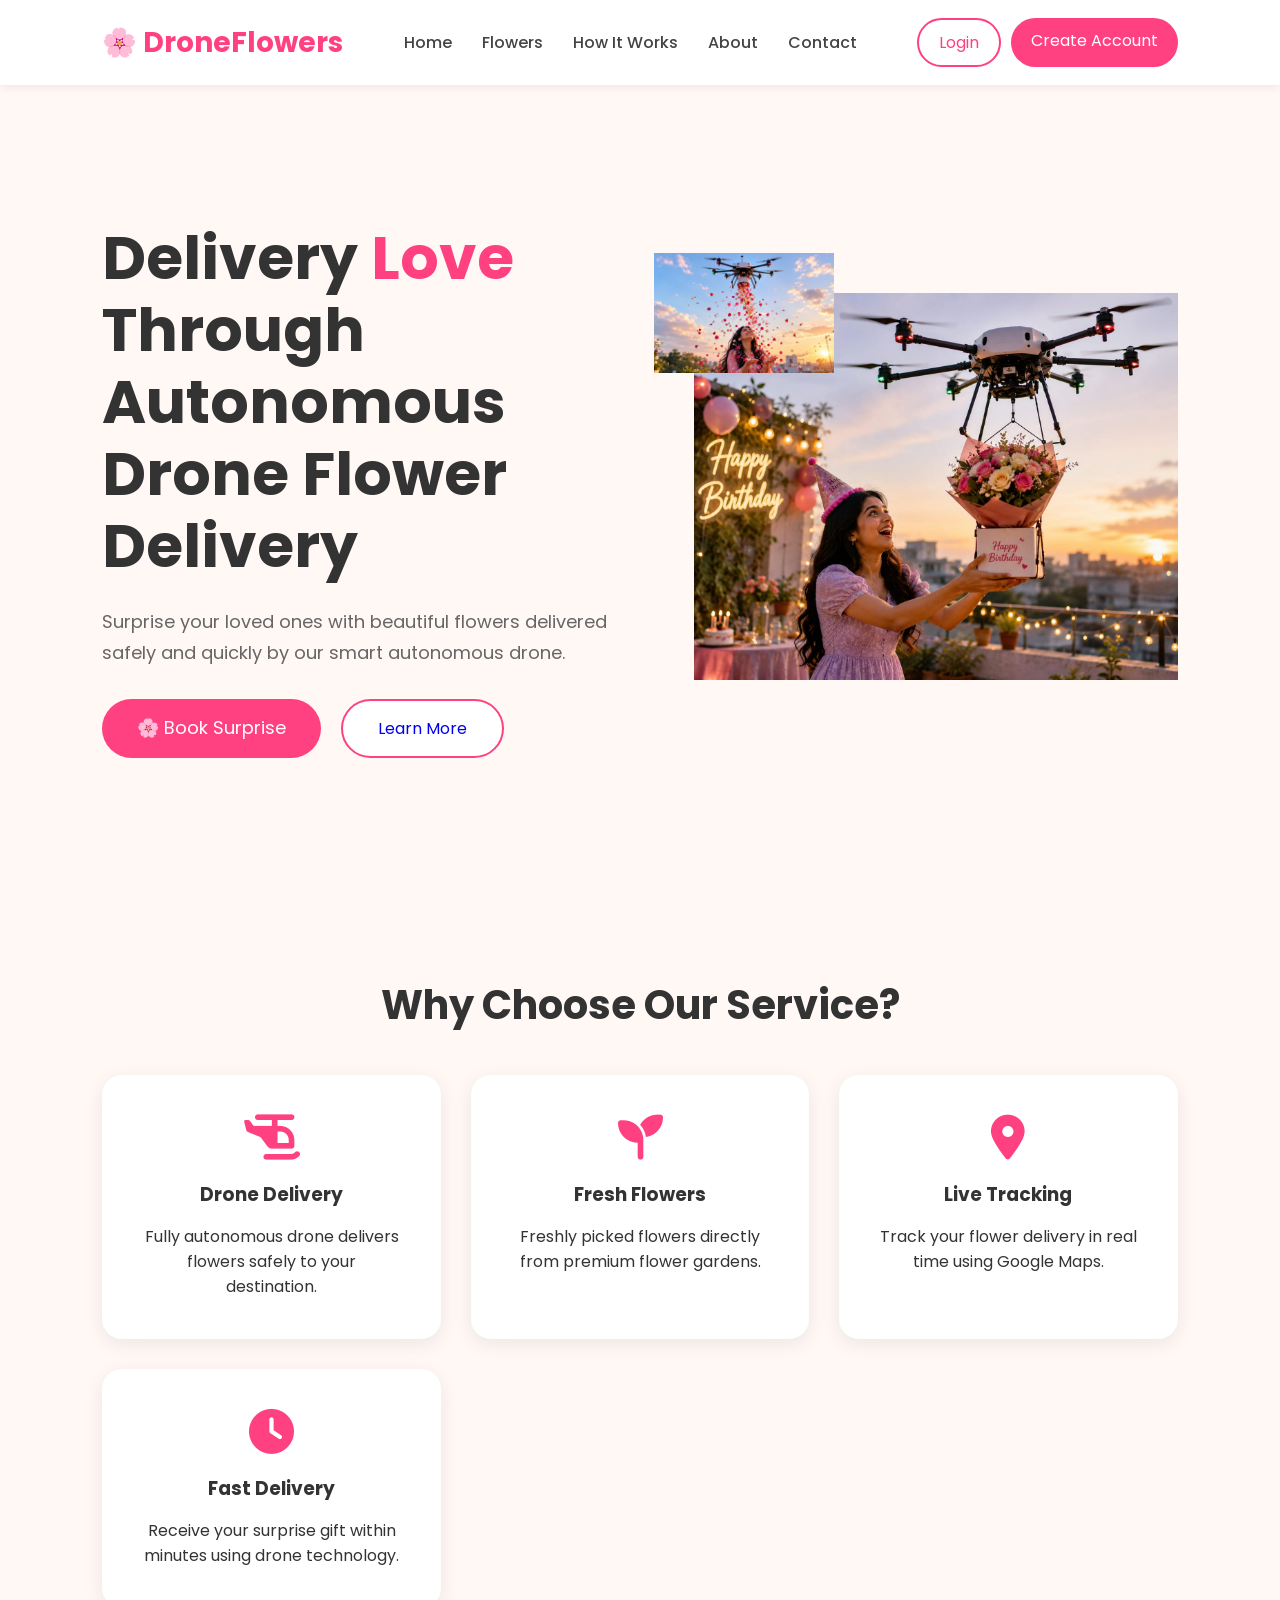
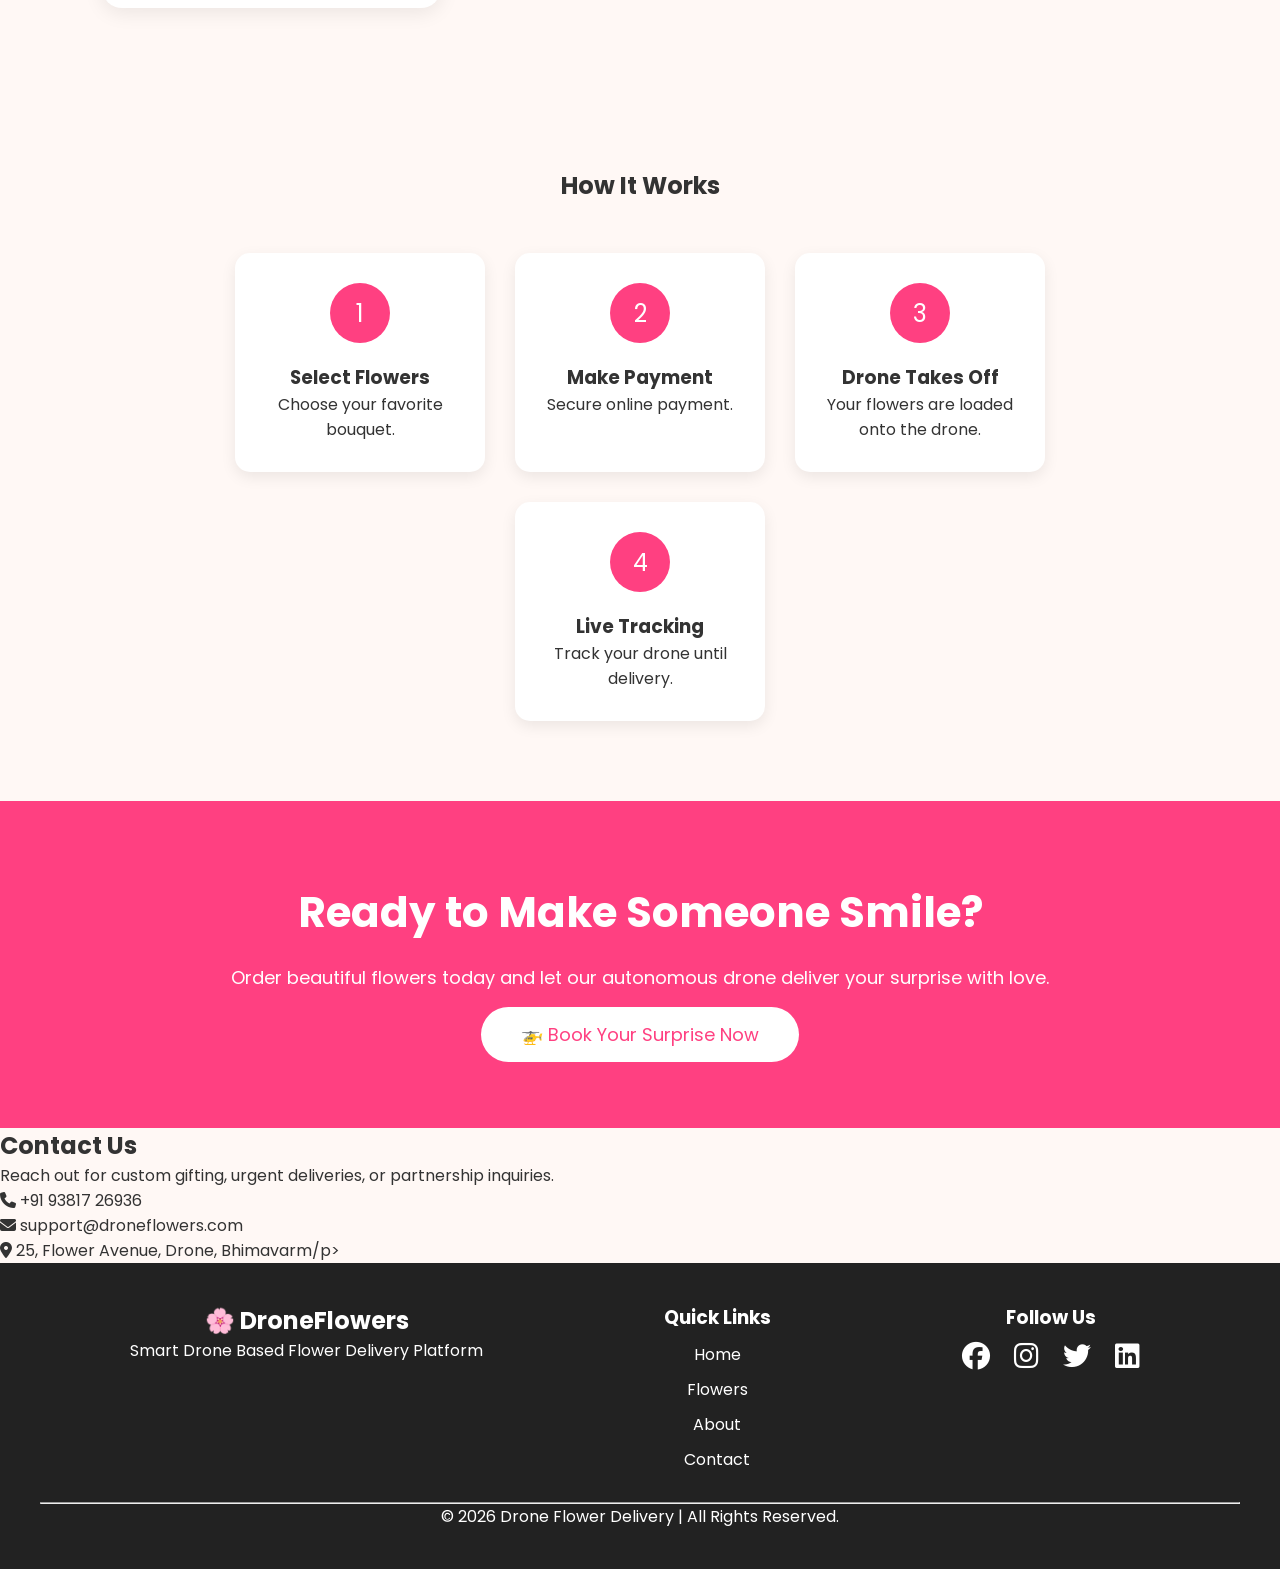
<file: index.html>
<!DOCTYPE html>
<html lang="en">
<head>
    <meta charset="UTF-8">
    <meta name="viewport" content="width=device-width, initial-scale=1.0">
    <title>Drone Flower Delivery</title>

    <!-- Google Font -->
    <link href="https://fonts.googleapis.com/css2?family=Poppins:wght@300;400;600;700&display=swap" rel="stylesheet">

    <!-- Font Awesome Icons -->
    <link rel="stylesheet" href="https://cdnjs.cloudflare.com/ajax/libs/font-awesome/6.5.1/css/all.min.css">

    <!-- CSS File -->
    <link rel="stylesheet" href="style.css">
</head>

<body>

    <!-- ================= NAVBAR ================= -->

    <header id="top">

        <nav class="navbar">

            <div class="logo">
                🌸 <span>DroneFlowers</span>
            </div>

            <ul class="nav-links">
                <li><a href="#top">Home</a></li>
                <li><a href="flowershop.html">Flowers</a></li>
                <li><a href="#how-it-works">How It Works</a></li>
                <li><a href="#about">About</a></li>
                <li><a href="#contact">Contact</a></li>
            </ul>

            <div class="nav-buttons">
                <a href="login.html" class="login-btn">Login</a>
                <a href="register.html" class="signup-btn">Create Account</a>
            </div>

        </nav>

    </header>

    <!-- ================= HERO SECTION ================= -->

    <section class="hero">

        <div class="hero-text">

            <h1>
                Delivery <span>Love</span><br>
                Through Autonomous<br>
                Drone Flower Delivery
            </h1>

            <p>
                Surprise your loved ones with beautiful flowers delivered
                safely and quickly by our smart autonomous drone.
            </p>

            <div class="hero-buttons">

                <a href="flowershop.html" class="primary-btn">
                    🌸 Book Surprise
                </a>

                <a href="#about" class="secondary-btn">
                    Learn More
                </a>

            </div>

        </div>

        <div class="hero-image">

            <img src="images/drone.png" alt="Drone" class="drone">

            <img src="images/flowers.jpeg" alt="Flowers" class="flowers">

        </div>

    </section>

    <!-- ================= FEATURES ================= -->

    <section class="features" id="about">

        <h2>Why Choose Our Service?</h2>

        <div class="feature-container">

            <div class="feature-card">

                <i class="fas fa-helicopter"></i>

                <h3>Drone Delivery</h3>

                <p>
                    Fully autonomous drone delivers flowers safely to your destination.
                </p>

            </div>

            <div class="feature-card">

                <i class="fas fa-seedling"></i>

                <h3>Fresh Flowers</h3>

                <p>
                    Freshly picked flowers directly from premium flower gardens.
                </p>

            </div>

            <div class="feature-card">

                <i class="fas fa-location-dot"></i>

                <h3>Live Tracking</h3>

                <p>
                    Track your flower delivery in real time using Google Maps.
                </p>

            </div>

            <div class="feature-card">

                <i class="fas fa-clock"></i>

                <h3>Fast Delivery</h3>

                <p>
                    Receive your surprise gift within minutes using drone technology.
                </p>

            </div>

        </div>

    </section>

    <!-- ================= HOW IT WORKS ================= -->

    <section class="how-it-works" id="how-it-works">

        <h2>How It Works</h2>

        <div class="steps">

            <div class="step">

                <div class="number">1</div>

                <h3>Select Flowers</h3>

                <p>Choose your favorite bouquet.</p>

            </div>

            <div class="step">

                <div class="number">2</div>

                <h3>Make Payment</h3>

                <p>Secure online payment.</p>

            </div>

            <div class="step">

                <div class="number">3</div>

                <h3>Drone Takes Off</h3>

                <p>Your flowers are loaded onto the drone.</p>

            </div>

            <div class="step">

                <div class="number">4</div>

                <h3>Live Tracking</h3>

                <p>Track your drone until delivery.</p>

            </div>

        </div>

    </section>

    <!-- ================= CALL TO ACTION ================= -->

    <section class="cta">

        <h2>Ready to Make Someone Smile?</h2>

        <p>
            Order beautiful flowers today and let our autonomous drone
            deliver your surprise with love.
        </p>

        <a href="flowershop.html" class="cta-button">
    🚁 Book Your Surprise Now
</a>

    </section>

    <section class="contact-section" id="contact">

        <h2>Contact Us</h2>

        <p>Reach out for custom gifting, urgent deliveries, or partnership inquiries.</p>

        <div class="contact-details">
            <p><i class="fas fa-phone"></i> +91 93817 26936</p>
            <p><i class="fas fa-envelope"></i> support@droneflowers.com</p>
            <p><i class="fas fa-map-marker-alt"></i> 25, Flower Avenue, Drone, Bhimavarm/p>
        </div>

    </section>

    <!-- ================= FOOTER ================= -->

    <footer>

        <div class="footer-content">

            <div class="footer-logo">

                <h2>🌸 DroneFlowers</h2>

                <p>
                    Smart Drone Based Flower Delivery Platform
                </p>

            </div>

            <div class="footer-links">

                <h3>Quick Links</h3>

                <a href="#top">Home</a>
                <a href="flowershop.html">Flowers</a>
                <a href="#about">About</a>
                <a href="#contact">Contact</a>

            </div>

            <div class="footer-social">

                <h3>Follow Us</h3>

                <i class="fab fa-facebook"></i>

                <i class="fab fa-instagram"></i>

                <i class="fab fa-twitter"></i>

                <i class="fab fa-linkedin"></i>

            </div>

        </div>

        <hr>

        <p class="copyright">
            © 2026 Drone Flower Delivery | All Rights Reserved.
        </p>

    </footer>
    <script src="script.js"></script>
</body>
</html>
</file>
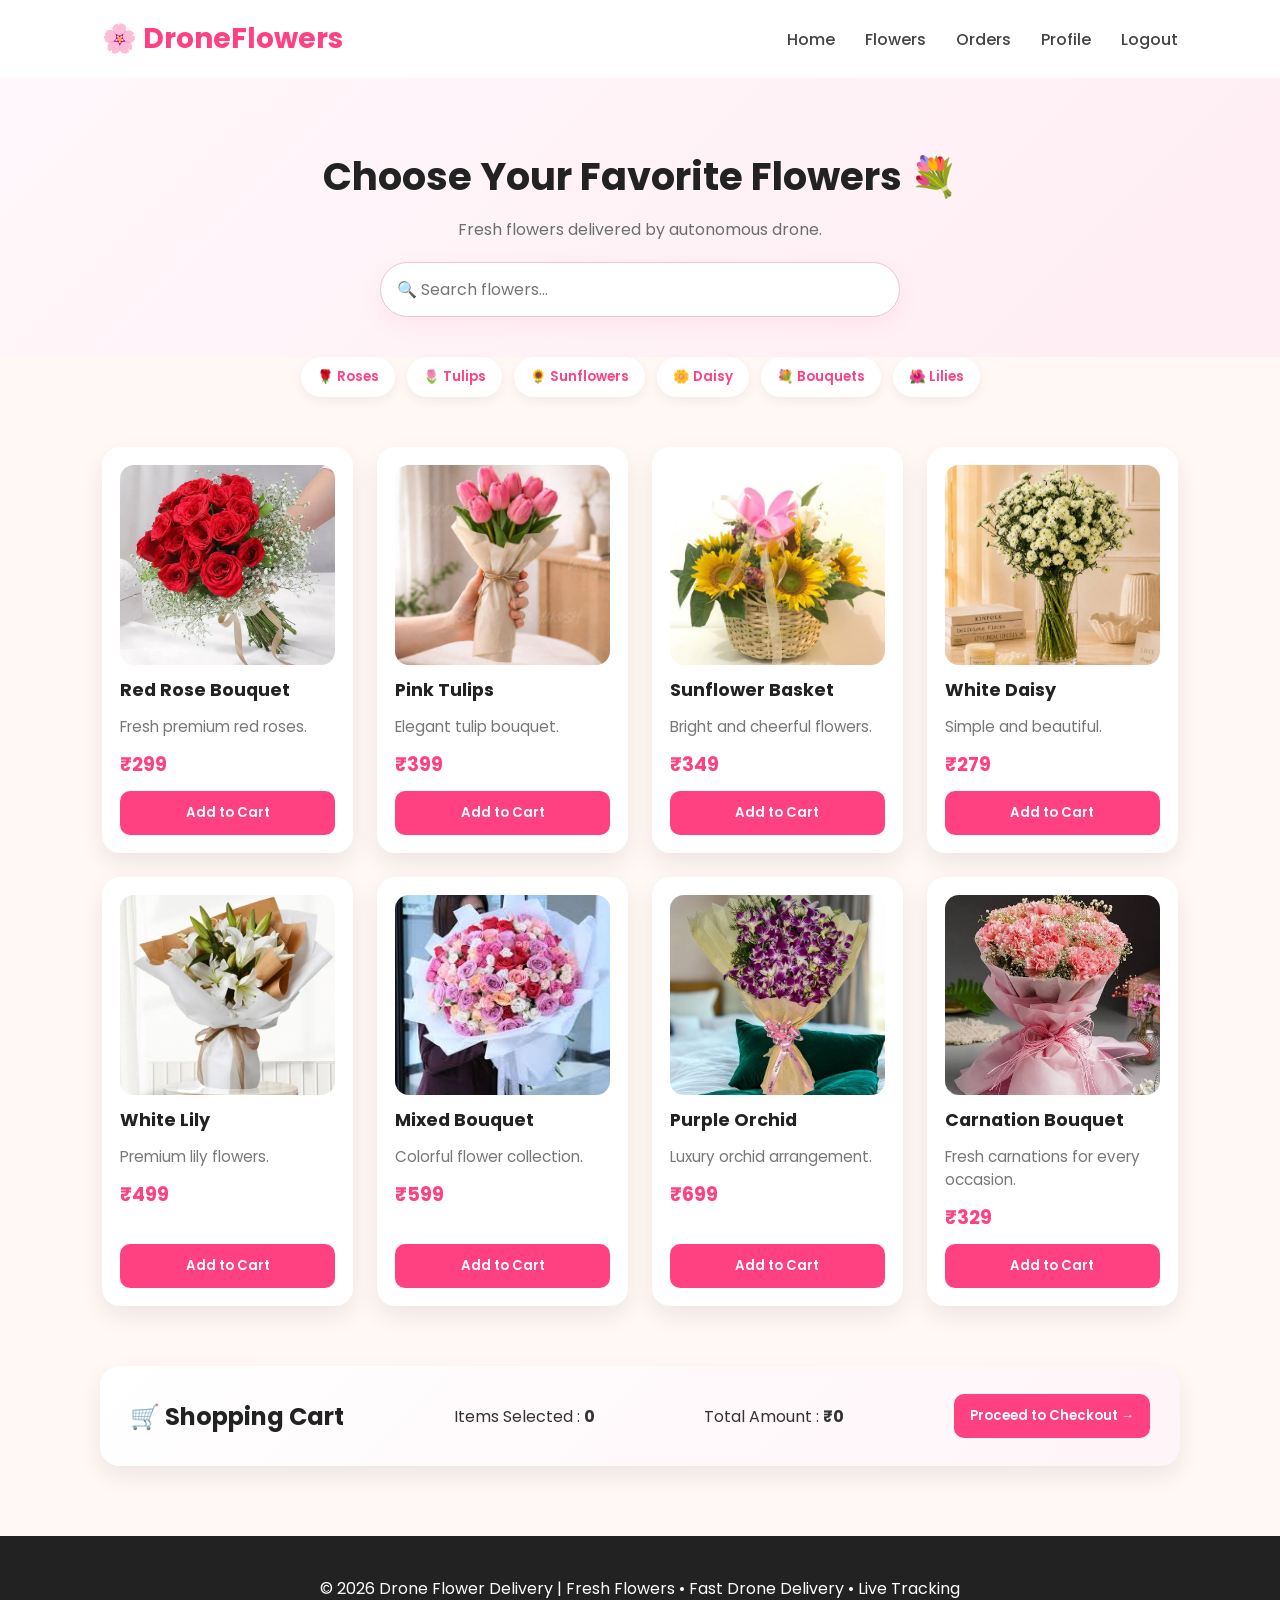
<file: flowershop.html>
<!DOCTYPE html>
<html lang="en">
<head>
    <meta charset="UTF-8">
    <meta name="viewport" content="width=device-width, initial-scale=1.0">
    <title>FlowerShop - Drone Flower Delivery</title>

    <!-- Google Fonts -->
    <link href="https://fonts.googleapis.com/css2?family=Poppins:wght@300;400;500;600;700&display=swap" rel="stylesheet">

    <!-- Font Awesome -->
    <link rel="stylesheet" href="https://cdnjs.cloudflare.com/ajax/libs/font-awesome/6.5.1/css/all.min.css">

    <!-- CSS -->
    <link rel="stylesheet" href="style.css">
</head>
<body>

    <!-- ================= HEADER ================= -->

    <header>

        <nav class="navbar">

            <div class="logo">
                🌸 DroneFlowers
            </div>

            <ul class="nav-links">
                <li><a href="#">Home</a></li>
                <li><a href="#">Flowers</a></li>
                <li><a href="#">Orders</a></li>
                <li><a href="#">Profile</a></li>
                <li><a href="#">Logout</a></li>
            </ul>

        </nav>

    </header>

    <!-- ================= SEARCH ================= -->

    <section class="search-section">

        <h1>Choose Your Favorite Flowers 💐</h1>

        <p>Fresh flowers delivered by autonomous drone.</p>

        <input
            type="text"
            placeholder="🔍 Search flowers...">

    </section>

    <!-- ================= CATEGORIES ================= -->

    <section class="categories">

        <button>🌹 Roses</button>

        <button>🌷 Tulips</button>

        <button>🌻 Sunflowers</button>

        <button>🌼 Daisy</button>

        <button>💐 Bouquets</button>

        <button>🌺 Lilies</button>

    </section>

    <!-- ================= FLOWER PRODUCTS ================= -->

    <section class="products">

        <!-- Card 1 -->

        <div class="product-card">

            <img src="images/red rose.webp" alt="Red Rose">

            <h3>Red Rose Bouquet</h3>

            <p>Fresh premium red roses.</p>

            <h4>₹299</h4>

            <button>Add to Cart</button>

        </div>

        <!-- Card 2 -->

        <div class="product-card">

            <img src="images/pink tulips.webp" alt="Tulip">

            <h3>Pink Tulips</h3>

            <p>Elegant tulip bouquet.</p>

            <h4>₹399</h4>

            <button>Add to Cart</button>

        </div>

        <!-- Card 3 -->

        <div class="product-card">

            <img src="images/sunflower.avif" alt="Sunflower">

            <h3>Sunflower Basket</h3>

            <p>Bright and cheerful flowers.</p>

            <h4>₹349</h4>

            <button>Add to Cart</button>

        </div>

        <!-- Card 4 -->

        <div class="product-card">

            <img src="images/white Daisy.jpg" alt="Daisy">

            <h3>White Daisy</h3>

            <p>Simple and beautiful.</p>

            <h4>₹279</h4>

            <button>Add to Cart</button>

        </div>

        <!-- Card 5 -->

        <div class="product-card">

            <img src="images/white lilly.jpg" alt="Lily">

            <h3>White Lily</h3>

            <p>Premium lily flowers.</p>

            <h4>₹499</h4>

            <button>Add to Cart</button>

        </div>

        <!-- Card 6 -->

        <div class="product-card">

            <img src="images/mixed.jpg" alt="Bouquet">

            <h3>Mixed Bouquet</h3>

            <p>Colorful flower collection.</p>

            <h4>₹599</h4>

            <button>Add to Cart</button>

        </div>

        <!-- Card 7 -->

        <div class="product-card">

            <img src="images/purple orchid.jpg" alt="Orchid">

            <h3>Purple Orchid</h3>

            <p>Luxury orchid arrangement.</p>

            <h4>₹699</h4>

            <button>Add to Cart</button>

        </div>

        <!-- Card 8 -->

        <div class="product-card">

            <img src="images/carnation.jpg" alt="Carnation">

            <h3>Carnation Bouquet</h3>

            <p>Fresh carnations for every occasion.</p>

            <h4>₹329</h4>

            <button>Add to Cart</button>

        </div>

    </section>

    <!-- ================= CART SUMMARY ================= -->

    <section class="cart-summary">

    <h2>🛒 Shopping Cart</h2>

    <p>
        Items Selected :
        <strong id="itemCount">0</strong>
    </p>

    <p>
        Total Amount :
        <strong id="totalPrice">₹0</strong>
    </p>

    <button id="checkoutBtn">
        Proceed to Checkout →
    </button>

</section>

    <!-- ================= FOOTER ================= -->

    <footer>

        <p>
            © 2026 Drone Flower Delivery | Fresh Flowers • Fast Drone Delivery • Live Tracking
        </p>

    </footer>
    <script src="script.js"></script>
</body>
</html>
</file>
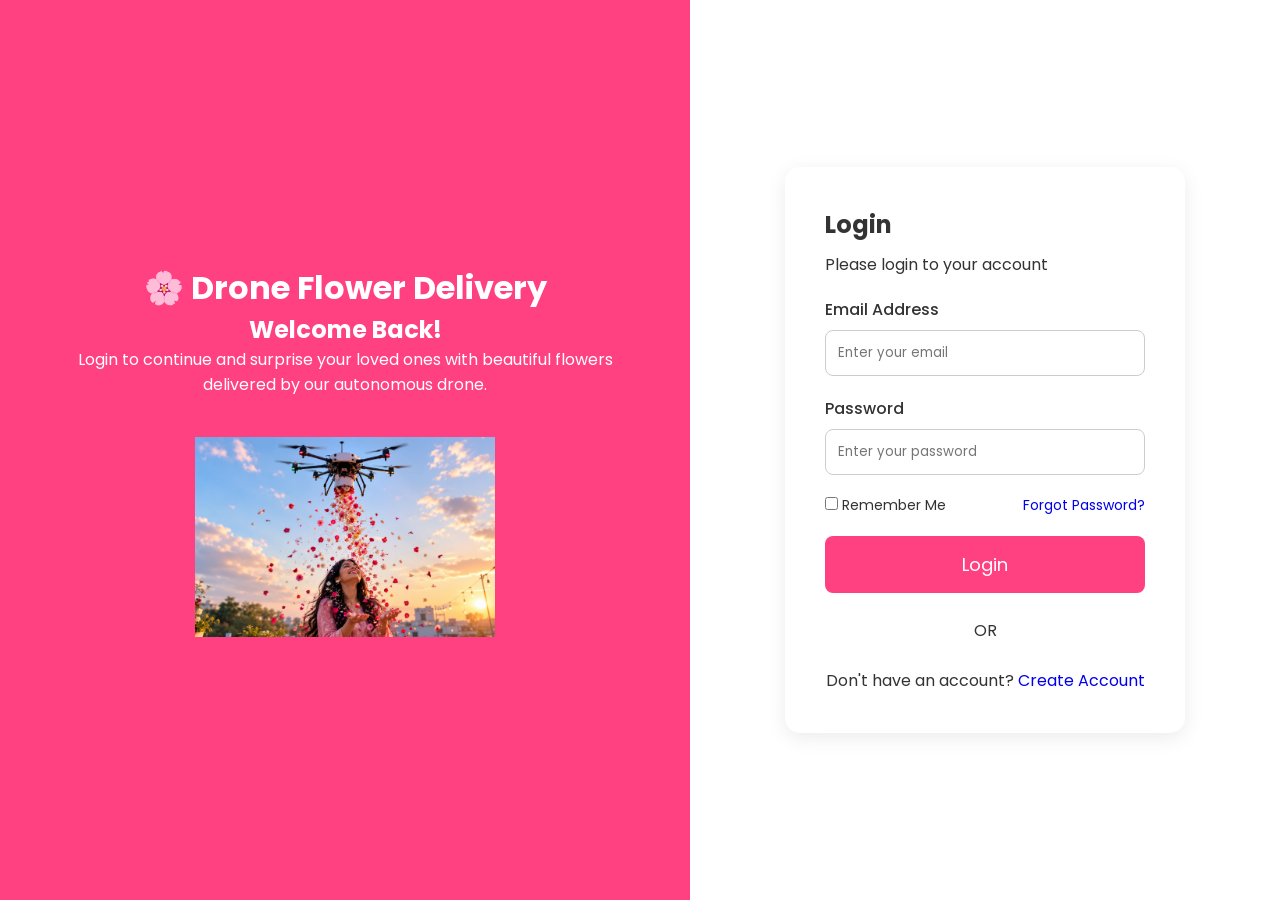
<file: login.html>
<!DOCTYPE html>
<html lang="en">
<head>
    <meta charset="UTF-8">
    <meta name="viewport" content="width=device-width, initial-scale=1.0">
    <title>Login - Drone Flower Delivery</title>

    <!-- Google Font -->
    <link href="https://fonts.googleapis.com/css2?family=Poppins:wght@300;400;500;600;700&display=swap" rel="stylesheet">

    <!-- CSS File -->
    <link rel="stylesheet" href="style.css">
</head>
<body>

    <div class="login-container">

        <!-- Left Side -->
        <div class="login-left">

            <h1>🌸 Drone Flower Delivery</h1>

            <h2>Welcome Back!</h2>

            <p>
                Login to continue and surprise your loved ones with
                beautiful flowers delivered by our autonomous drone.
            </p>

            <img src="images/drone.png" alt="Drone Delivery">

        </div>

        <!-- Right Side -->
        <div class="login-right">

            <form class="login-form">

                <h2>Login</h2>

                <p>Please login to your account</p>

                <!-- Email -->
                <div class="input-group">
                    <label>Email Address</label>
                    <input
                        type="email"
                        placeholder="Enter your email"
                        required>
                </div>

                <!-- Password -->
                <div class="input-group">
                    <label>Password</label>
                    <input
                        type="password"
                        placeholder="Enter your password"
                        required>
                </div>

                <!-- Remember Me -->
                <div class="options">

                    <label>
                        <input type="checkbox">
                        Remember Me
                    </label>

                    <a href="#">Forgot Password?</a>

                </div>

                <!-- Login Button -->
                <button type="submit">
                    Login
                </button>

                <!-- Divider -->
                <div class="divider">
                    <span>OR</span>
                </div>

            

                <!-- Sign Up -->
                <p class="signup-link">
                    Don't have an account?
                    <a href="register.html">Create Account</a>
                </p>

            </form>

        </div>

    </div>
    <script src="script.js"></script>
</body>
</html>
</file>
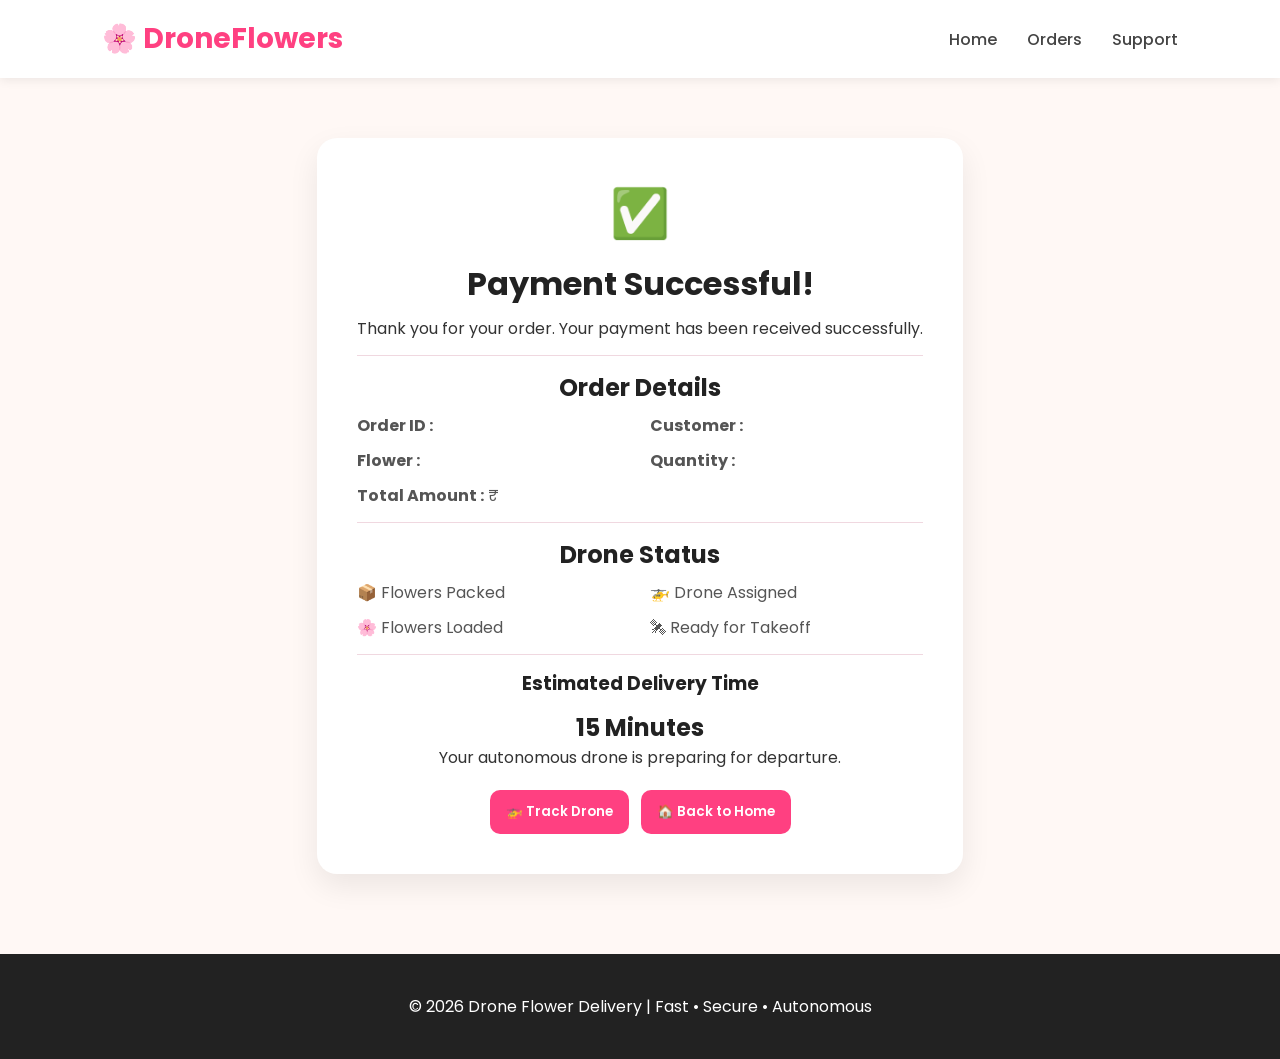
<file: order.html>
<!DOCTYPE html>
<html lang="en">
<head>
    <meta charset="UTF-8">
    <meta name="viewport" content="width=device-width, initial-scale=1.0">
    <title>Order Confirmation | Drone Flower Delivery</title>

    <!-- Google Font -->
    <link href="https://fonts.googleapis.com/css2?family=Poppins:wght@300;400;500;600;700&display=swap" rel="stylesheet">

    <!-- Font Awesome -->
    <link rel="stylesheet" href="https://cdnjs.cloudflare.com/ajax/libs/font-awesome/6.5.1/css/all.min.css">

    <!-- CSS -->
    <link rel="stylesheet" href="style.css">
</head>
<body>

    <!-- ================= HEADER ================= -->

    <header>

        <nav class="navbar">

            <div class="logo">
                🌸 DroneFlowers
            </div>

            <ul class="nav-links">
                <li><a href="#">Home</a></li>
                <li><a href="#">Orders</a></li>
                <li><a href="#">Support</a></li>
            </ul>

        </nav>

    </header>

    <!-- ================= ORDER CONFIRMATION ================= -->

    <section class="confirmation-container">

        <div class="confirmation-card">

            <div class="success-icon">
                ✅
            </div>

            <h1>Payment Successful!</h1>

            <p>
                Thank you for your order. Your payment has been received successfully.
            </p>

            <hr>

            <h2>Order Details</h2>

            <div class="order-info">

                <p><strong>Order ID :</strong> <span id="orderId"></span></p>

                <p><strong>Customer :</strong> <span id="customerName"></span></p>

                <p><strong>Flower :</strong> <span id="flowerName"></span></p>

                <p><strong>Quantity :</strong> <span id="quantity"></span></p>

                <p><strong>Total Amount :</strong> ₹<span id="amount"></span></p>

            </div>

            <hr>

            <h2>Drone Status</h2>

            <div class="drone-status">

                <p>📦 Flowers Packed</p>

                <p>🚁 Drone Assigned</p>

                <p>🌸 Flowers Loaded</p>

                <p>🛰 Ready for Takeoff</p>

            </div>

            <hr>

            <h3>Estimated Delivery Time</h3>

            <h2>15 Minutes</h2>

            <p>
                Your autonomous drone is preparing for departure.
            </p>

            <div class="buttons">

                <button>
                    🚁 Track Drone
                </button>

                <button>
                    🏠 Back to Home
                </button>

            </div>

        </div>

    </section>

    <!-- ================= FOOTER ================= -->

    <footer>

        <p>
            © 2026 Drone Flower Delivery | Fast • Secure • Autonomous
        </p>

    </footer>
    <script src="script.js"></script>
</body>
</html>
</file>
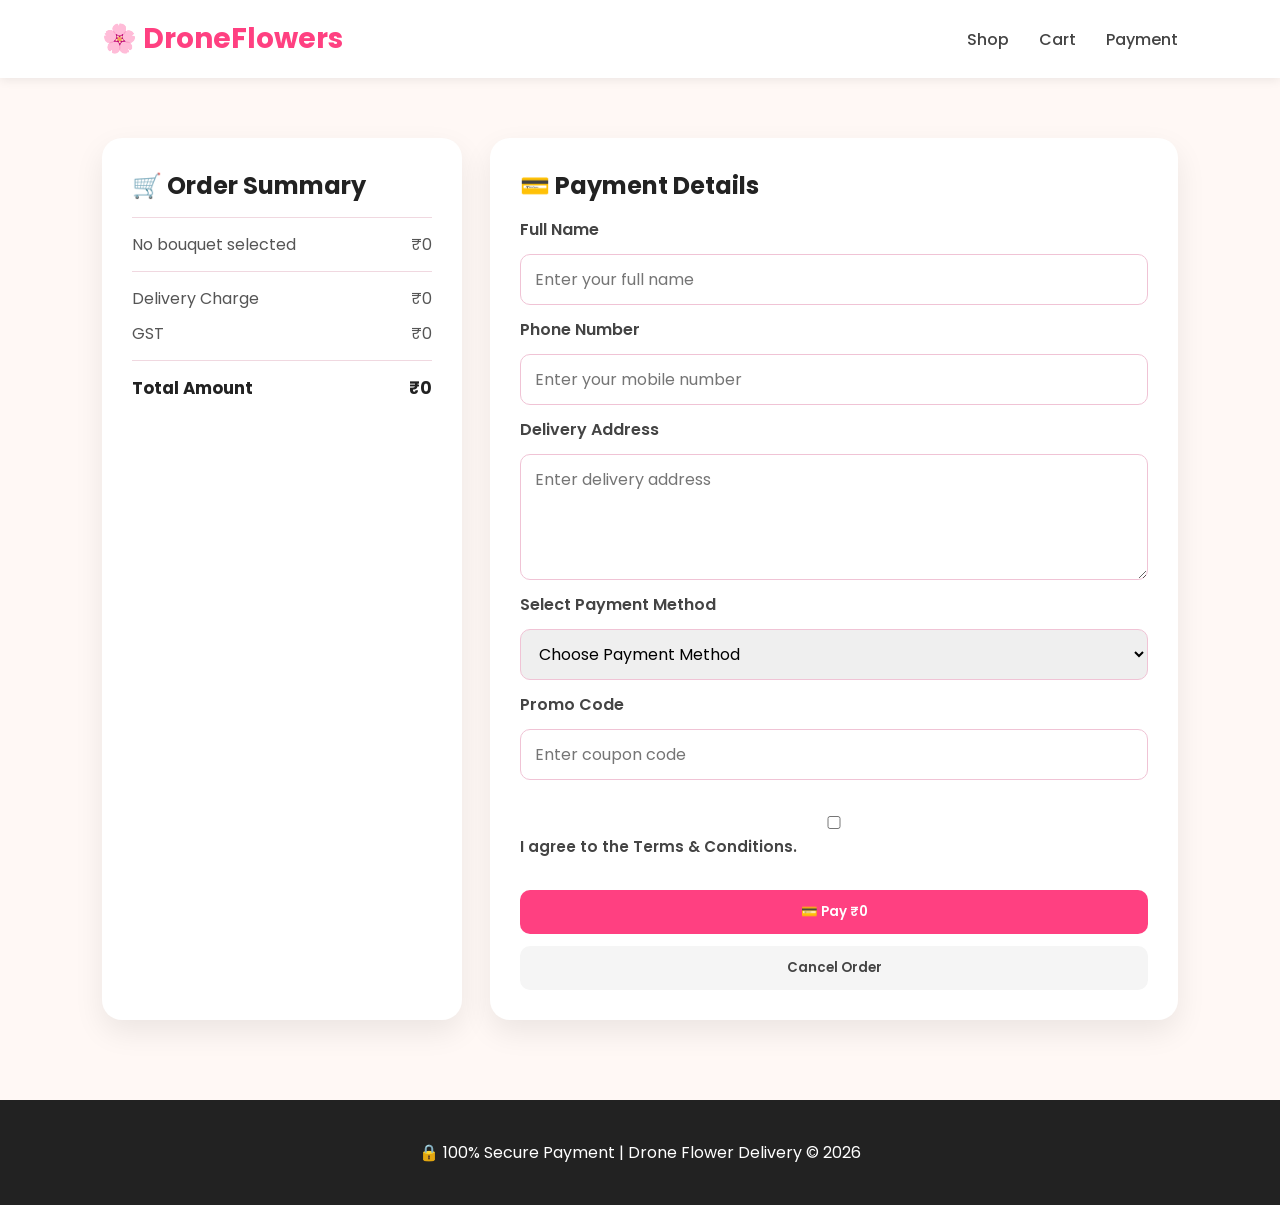
<file: payment.html>
<!DOCTYPE html>
<html lang="en">
<head>
    <meta charset="UTF-8">
    <meta name="viewport" content="width=device-width, initial-scale=1.0">
    <title>Payment - Drone Flower Delivery</title>

    <!-- Google Font -->
    <link href="https://fonts.googleapis.com/css2?family=Poppins:wght@300;400;500;600;700&display=swap" rel="stylesheet">

    <!-- Font Awesome -->
    <link rel="stylesheet" href="https://cdnjs.cloudflare.com/ajax/libs/font-awesome/6.5.1/css/all.min.css">

    <!-- CSS -->
    <link rel="stylesheet" href="style.css">
</head>
<body>

    <!-- ================= HEADER ================= -->

    <header>

        <nav class="navbar">

            <div class="logo">
                🌸 DroneFlowers
            </div>

            <ul class="nav-links">
                <li><a href="#">Shop</a></li>
                <li><a href="#">Cart</a></li>
                <li><a href="#">Payment</a></li>
            </ul>

        </nav>

    </header>

    <!-- ================= PAYMENT SECTION ================= -->

    <section class="payment-container">

        <!-- Order Summary -->

        <div class="order-summary">

            <h2>🛒 Order Summary</h2>

            <hr>

            <div class="order-items"></div>

            <hr>

            <div class="item">
                <span>Delivery Charge</span>
                <span id="deliveryCharge">₹0</span>
            </div>

            <div class="item">
                <span>GST</span>
                <span id="gstAmount">₹0</span>
            </div>

            <hr>

            <div class="total">
                <strong>Total Amount</strong>
                <strong id="totalAmount">₹0</strong>
            </div>

        </div>

        <!-- Payment Form -->

        <div class="payment-form">

            <h2>💳 Payment Details</h2>

            <form>

                <!-- Customer Name -->

                <label>Full Name</label>

                <input
                    type="text"
                    id = "customerName"
                    placeholder="Enter your full name"
                    required>

                <!-- Phone -->

                <label>Phone Number</label>

                <input
                    type="tel"
                    id="customerPhone"
                    placeholder="Enter your mobile number"
                    required>

                <!-- Address -->

                <label>Delivery Address</label>

                <textarea
                    id = "customerAddress"
                    rows="4"
                    placeholder="Enter delivery address"
                    required></textarea>

                <!-- Payment Method -->

                <label>Select Payment Method</label>

                <select id ="paymentMethod" required >

                    <option value="">Choose Payment Method</option>

                    <option>UPI</option>
                    <option>Google Pay</option>
                    <option>PhonePe</option>

                    

                    

                </select>

                
          
                <!-- Promo Code -->

                <label>Promo Code</label>

                <input
                    type="text"
                    placeholder="Enter coupon code">

                <!-- Terms -->

                <div class="terms">

                    <label>

                        <input type="checkbox" required>

                        I agree to the Terms & Conditions.

                    </label>

                </div>

                <!-- Buttons -->

                <button type="submit" class="pay-btn">

                    💳 Pay ₹0

                </button>

                <button type="button" class="cancel-btn">

                    Cancel Order

                </button>

            </form>

        </div>

    </section>

    <!-- ================= FOOTER ================= -->

    <footer>

        <p>
            🔒 100% Secure Payment | Drone Flower Delivery © 2026
        </p>

    </footer>
    <script src="script.js"></script>
</body>
</html>
</file>
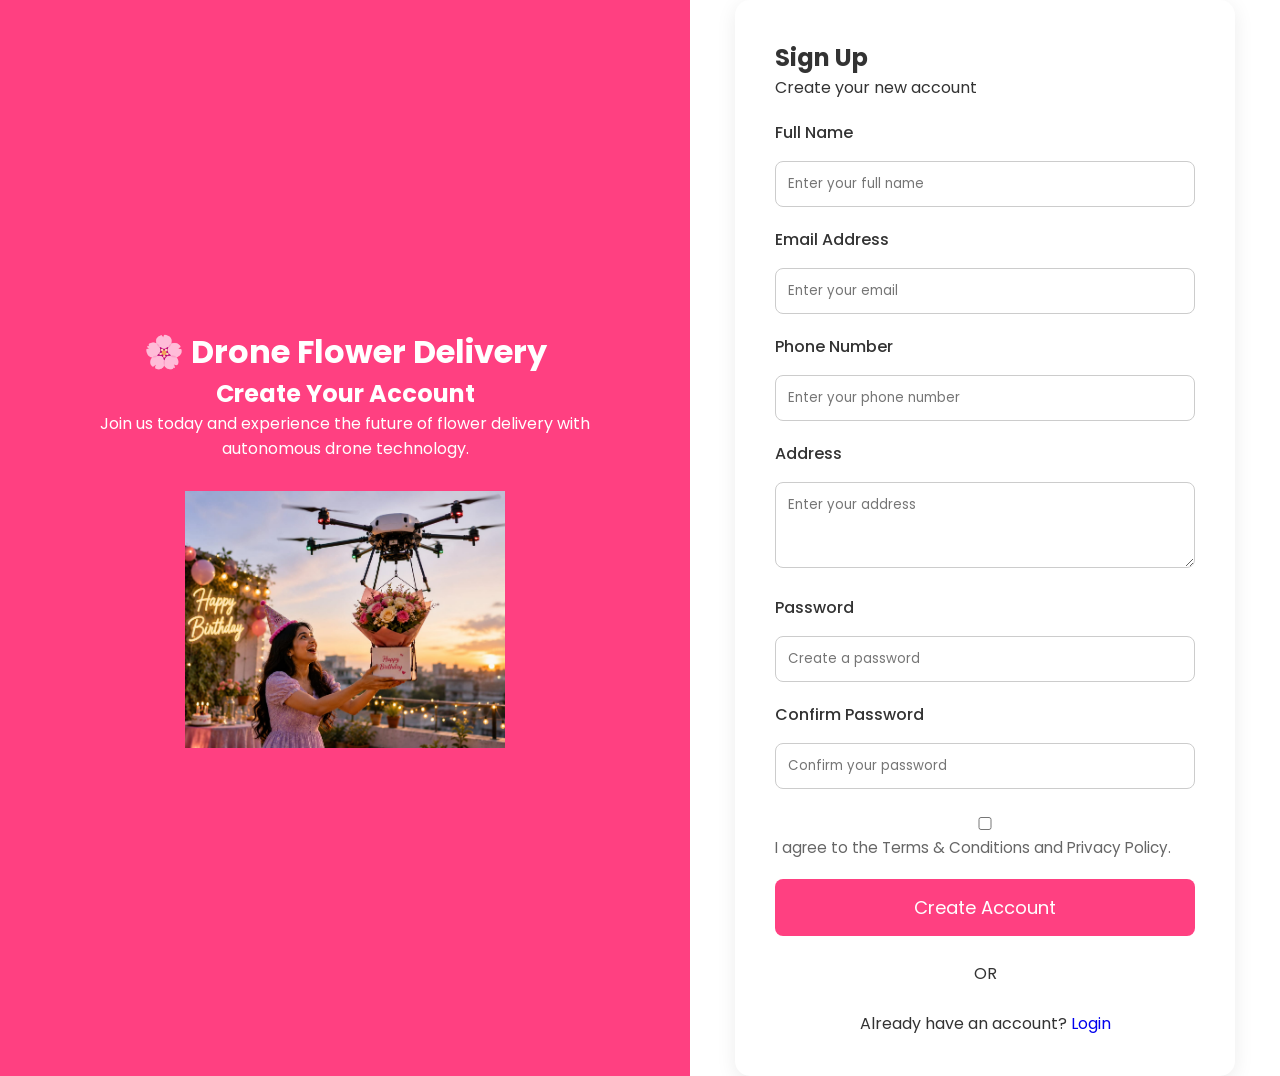
<file: register.html>
<!DOCTYPE html>
<html lang="en">
<head>
    <meta charset="UTF-8">
    <meta name="viewport" content="width=device-width, initial-scale=1.0">
    <title>Create Account - Drone Flower Delivery</title>

    <!-- Google Font -->
    <link href="https://fonts.googleapis.com/css2?family=Poppins:wght@300;400;500;600;700&display=swap" rel="stylesheet">

    <!-- CSS File -->
    <link rel="stylesheet" href="style.css">
</head>
<body>

    <div class="register-container">

        <!-- Left Section -->
        <div class="register-left">

            <h1>🌸 Drone Flower Delivery</h1>

            <h2>Create Your Account</h2>

            <p>
                Join us today and experience the future of flower delivery
                with autonomous drone technology.
            </p>

            <img src="images/flowers.jpeg" alt="Drone Flower Delivery">

        </div>

        <!-- Right Section -->
        <div class="register-right">

            <form class="register-form">

                <h2>Sign Up</h2>

                <p>Create your new account</p>

                <!-- Full Name -->
                <div class="input-group">
                    <label>Full Name</label>
                    <input
                        type="text"
                        placeholder="Enter your full name"
                        required>
                </div>

                <!-- Email -->
                <div class="input-group">
                    <label>Email Address</label>
                    <input
                        type="email"
                        placeholder="Enter your email"
                        required>
                </div>

                <!-- Phone -->
                <div class="input-group">
                    <label>Phone Number</label>
                    <input
                        type="tel"
                        placeholder="Enter your phone number"
                        required>
                </div>

                <!-- Address -->
                <div class="input-group">
                    <label>Address</label>
                    <textarea
                        rows="3"
                        placeholder="Enter your address"
                        required></textarea>
                </div>

                <!-- Password -->
                <div class="input-group">
                    <label>Password</label>
                    <input
                        type="password"
                        placeholder="Create a password"
                        required>
                </div>

                <!-- Confirm Password -->
                <div class="input-group">
                    <label>Confirm Password</label>
                    <input
                        type="password"
                        placeholder="Confirm your password"
                        required>
                </div>

                <!-- Terms -->
                <div class="terms">
                    <label>
                        <input type="checkbox" required>
                        I agree to the Terms & Conditions and Privacy Policy.
                    </label>
                </div>

                <!-- Register Button -->
                <button type="submit">
                    Create Account
                </button>

                <!-- Divider -->
                <div class="divider">
                    <span>OR</span>
                </div>

            

                <!-- Login Link -->
                <p class="login-link">
                    Already have an account?
                    <a href="login.html">Login</a>
                </p>

            </form>

        </div>

    </div>
    <script src="script.js"></script>
</body>
</html>
</file>
<file: style.css>
/* ==========================
   GOOGLE FONT & RESET
========================== */

*{
    margin:0;
    padding:0;
    box-sizing:border-box;
    font-family:'Poppins',sans-serif;
}

body{
    background:#fff8f5;
    color:#333;
}

a{
    text-decoration:none;
}

ul{
    list-style:none;
}

/* ==========================
   NAVBAR
========================== */

.navbar{
    width:100%;
    display:flex;
    justify-content:space-between;
    align-items:center;
    padding:18px 8%;
    background:#ffffff;
    box-shadow:0 2px 10px rgba(0,0,0,.08);
}

.logo{
    font-size:28px;
    font-weight:700;
    color:#ff4081;
}

.nav-links{
    display:flex;
    gap:30px;
}

.nav-links a{
    color:#444;
    font-weight:500;
    transition:.3s;
}

.nav-links a:hover{
    color:#ff4081;
}

.nav-buttons{
    display:flex;
    gap:10px;
}

.login-btn{

    padding:10px 20px;

    border:2px solid #ff4081;

    background:white;

    color:#ff4081;

    border-radius:30px;

    cursor:pointer;

}

.signup-btn{

    padding:10px 20px;

    background:#ff4081;

    color:white;

    border:none;

    border-radius:30px;

    cursor:pointer;

}

.login-btn:hover,
.signup-btn:hover{

    transform:translateY(-2px);

}

/* ==========================
 HERO SECTION
========================== */

.hero{

display:flex;

justify-content:space-between;

align-items:center;

padding:80px 8%;

min-height:90vh;

}

.hero-text{

width:50%;

}

.hero-text h1{

font-size:60px;

margin-bottom:25px;

line-height:1.2;

}

.hero-text span{

color:#ff4081;

}

.hero-text p{

font-size:18px;

color:#666;

margin-bottom:30px;

line-height:1.7;

}

.hero-buttons{

display:flex;

gap:20px;

}

.primary-btn{

background:#ff4081;

color:white;

border:none;

padding:15px 35px;

border-radius:30px;

font-size:18px;

cursor:pointer;

}

.secondary-btn{

background:white;

border:2px solid #ff4081;

padding:15px 35px;

border-radius:30px;

cursor:pointer;

}

.hero-image{

width:45%;

position:relative;

}

.hero-image img{

width:100%;

}

.drone{

position:absolute;

top:-40px;

left:-40px;

width:180px !important;

animation:fly 5s infinite ease-in-out;

}

@keyframes fly{

0%{

transform:translateX(0);

}

50%{

transform:translateX(120px) translateY(-20px);

}

100%{

transform:translateX(0);

}

}

/* ==========================
FEATURES
========================== */

.features{

padding:80px 8%;

text-align:center;

}

.features h2{

font-size:40px;

margin-bottom:40px;

}

.feature-container{

display:grid;

grid-template-columns:repeat(auto-fit,minmax(250px,1fr));

gap:30px;

}

.feature-card{

background:white;

padding:40px;

border-radius:20px;

box-shadow:0 5px 20px rgba(0,0,0,.08);

transition:.3s;

}

.feature-card:hover{

transform:translateY(-10px);

}

.feature-card i{

font-size:45px;

color:#ff4081;

margin-bottom:20px;

}

.feature-card h3{

margin-bottom:15px;

}

/* ==========================
HOW IT WORKS
========================== */

.how-it-works{

padding:80px 8%;

text-align:center;

}

.steps{

display:flex;

justify-content:center;

gap:30px;

flex-wrap:wrap;

margin-top:50px;

}

.step{

background:white;

padding:30px;

width:250px;

border-radius:15px;

box-shadow:0 5px 15px rgba(0,0,0,.08);

}

.number{

width:60px;

height:60px;

background:#ff4081;

color:white;

border-radius:50%;

display:flex;

align-items:center;

justify-content:center;

font-size:24px;

margin:auto;

margin-bottom:20px;

}

/* ==========================
CTA
========================== */

.cta{

background:#ff4081;

padding:80px;

text-align:center;

color:white;

}

.cta h2{

font-size:42px;

margin-bottom:20px;

}

.cta p{

margin-bottom:30px;

font-size:18px;

}

.cta-button{

padding:15px 40px;

border:none;

background:white;

color:#ff4081;

border-radius:40px;

font-size:18px;

cursor:pointer;

}

/* ==========================
FOOTER
========================== */

footer{

background:#222;

color:white;

padding:40px;

text-align:center;

}

.footer-content{

display:flex;

justify-content:space-around;

flex-wrap:wrap;

margin-bottom:30px;

}

.footer-links{

display:flex;

flex-direction:column;

gap:10px;

}

.footer-links a{

color:white;

}

.footer-social i{

font-size:28px;

margin:10px;

cursor:pointer;

}

/* ==========================
LOGIN PAGE
========================== */

.login-container{

display:flex;

min-height:100vh;

}

.login-left{

flex:1;

background:#ff4081;

color:white;

display:flex;

flex-direction:column;

justify-content:center;

align-items:center;

padding:50px;

text-align:center;

}

.login-left img{

width:300px;

margin-top:40px;

}

.login-right{

flex:1;

display:flex;

justify-content:center;

align-items:center;

background:white;

}

.login-form{

width:400px;

background:#fff;

padding:40px;

border-radius:15px;

box-shadow:0 5px 20px rgba(0,0,0,.08);

}

.login-form h2{

margin-bottom:10px;

}

.input-group{

margin:20px 0;

}

.input-group label{

display:block;

margin-bottom:8px;

font-weight:500;

}

.input-group input{

width:100%;

padding:12px;

border:1px solid #ccc;

border-radius:8px;

}

.options{

display:flex;

justify-content:space-between;

margin:20px 0;

font-size:14px;

}

.login-form button{

width:100%;

padding:15px;

background:#ff4081;

color:white;

border:none;

border-radius:8px;

font-size:18px;

cursor:pointer;

}

.divider{

text-align:center;

margin:25px 0;

}

.google-btn{

background:white !important;

color:#333 !important;

border:1px solid #ccc !important;

}

.signup-link{

text-align:center;

margin-top:20px;

}

/* ==========================
REGISTER PAGE
========================== */

.register-container{

display:flex;

min-height:100vh;

}

.register-left{

flex:1;

background:#ff4081;

color:white;

display:flex;

flex-direction:column;

justify-content:center;

align-items:center;

padding:50px;

text-align:center;

}

.register-left img{

width:320px;

margin-top:30px;

}

.register-right{

flex:1;

display:flex;

justify-content:center;

align-items:center;

background:white;

}

.register-form{

width:500px;

padding:40px;

background:white;

border-radius:15px;

box-shadow:0 5px 20px rgba(0,0,0,.08);

}

.register-form textarea,

.register-form input,

.register-form select{

width:100%;

padding:12px;

margin-top:8px;

border:1px solid #ccc;

border-radius:8px;

}

.terms{

margin:20px 0;

font-size:14px;

}

.register-form button{

width:100%;

padding:15px;

background:#ff4081;

color:white;

border:none;

border-radius:8px;

font-size:18px;

cursor:pointer;

}

.login-link{

text-align:center;

margin-top:20px;

}

/* ==========================
RESPONSIVE
========================== */

@media(max-width:900px){

.hero{

flex-direction:column;

text-align:center;

}

.hero-text{

width:100%;

}

.hero-image{

width:100%;

margin-top:40px;

}

.login-container,
.register-container{

flex-direction:column;

}

.navbar{

flex-direction:column;

align-items:flex-start;

gap:12px;

padding:18px 4%;

}

.nav-links{

display:flex;

flex-wrap:wrap;

gap:16px;

justify-content:center;

width:100%;

}

.footer-content{

flex-direction:column;

gap:30px;

}

}

/* ==========================
FLOWER SHOP, PAYMENT & CONFIRMATION PAGES
========================== */

.search-section{

padding:70px 8% 40px;

text-align:center;

background:linear-gradient(135deg,#fff7fb 0%,#ffeef4 100%);

}

.search-section h1{

font-size:clamp(1.8rem,3vw,2.8rem);

margin-bottom:12px;

color:#222;

}

.search-section p{

font-size:1rem;

color:#6e6e6e;

margin-bottom:20px;

}

.search-section input{

width:min(100%,520px);

padding:14px 16px;

border:1px solid #f0c3d5;

border-radius:999px;

outline:none;

font-size:1rem;

box-shadow:0 8px 22px rgba(255,64,129,.08);

}

.categories{

padding:0 8% 30px;

display:flex;

justify-content:center;

flex-wrap:wrap;

gap:12px;

}

.categories button{

padding:10px 16px;

border:none;

border-radius:999px;

background:#fff;

color:#ff4081;

font-weight:600;

cursor:pointer;

box-shadow:0 4px 12px rgba(0,0,0,.06);

transition:transform .2s ease, background .2s ease;

}

.categories button:hover{

transform:translateY(-2px);

background:#ff4081;

color:#fff;

}

.products{

padding:20px 8% 60px;

display:grid;

grid-template-columns:repeat(auto-fit,minmax(220px,1fr));

gap:24px;

}

.product-card{

background:#fff;

border-radius:18px;

padding:18px;

box-shadow:0 10px 25px rgba(0,0,0,.08);

display:flex;

flex-direction:column;

gap:12px;

transition:transform .3s ease;

}

.product-card:hover{

transform:translateY(-6px);

}

.product-card img{

width:100%;

height:200px;

object-fit:cover;

border-radius:14px;

}

.product-card h3{

font-size:1.1rem;

color:#222;

}

.product-card p{

color:#777;

font-size:.95rem;

}

.product-card h4{

color:#ff4081;

font-size:1.2rem;

}

.product-card button,
.cart-summary button,
.pay-btn,
.cancel-btn,
.buttons button{

padding:12px 16px;

border:none;

border-radius:10px;

font-weight:600;

cursor:pointer;

transition:transform .2s ease, opacity .2s ease;

}

.product-card button:hover,
.cart-summary button:hover,
.pay-btn:hover,
.cancel-btn:hover,
.buttons button:hover{

transform:translateY(-2px);

}

.product-card button{

background:#ff4081;

color:#fff;

margin-top:auto;

}

.cart-summary{

max-width:1080px;

margin:0 auto 70px;

padding:28px 30px;

background:linear-gradient(135deg,#fff 0%,#fff4f8 100%);

border-radius:20px;

box-shadow:0 10px 25px rgba(0,0,0,.08);

display:flex;

justify-content:space-between;

align-items:center;

flex-wrap:wrap;

gap:16px;

}

.cart-summary h2{

font-size:1.5rem;

color:#222;

}

.cart-summary button{

background:#ff4081;

color:#fff;

}

.payment-container{

padding:60px 8% 80px;

display:grid;

grid-template-columns:minmax(280px,360px) 1fr;

gap:28px;

}

.order-summary,
.payment-form,
.confirmation-card{

background:#fff;

border-radius:20px;

box-shadow:0 12px 30px rgba(0,0,0,.08);

}

.order-summary,
.payment-form{

padding:30px;

}

.order-summary h2,
.payment-form h2{

margin-bottom:14px;

color:#222;

}

.order-summary hr,
.confirmation-card hr{

margin:14px 0;

border:0;

border-top:1px solid #f0d8e0;

}

.order-summary .item,
.total{

display:flex;

justify-content:space-between;

margin:10px 0;

color:#555;

}

.total{

font-size:1.05rem;

color:#222;

}

.payment-form form{

display:flex;

flex-direction:column;

gap:12px;

}

.payment-form label{

font-weight:600;

color:#444;

}

.payment-form input,
.payment-form select,
.payment-form textarea{

width:100%;

padding:12px 14px;

border:1px solid #f0c3d5;

border-radius:10px;

outline:none;

font-size:1rem;

}

.payment-form textarea{

resize:vertical;

min-height:100px;

}

.card-details{

display:grid;

grid-template-columns:repeat(2,1fr);

gap:12px;

}

.terms{

font-size:.95rem;

color:#666;

}

.pay-btn{

background:#ff4081;

color:#fff;

}

.cancel-btn{

background:#f5f5f5;

color:#444;

}

.confirmation-container{

padding:60px 8% 80px;

display:flex;

justify-content:center;

}

.confirmation-card{

max-width:760px;

padding:40px;

text-align:center;

}

.success-icon{

font-size:3rem;

margin-bottom:10px;

}

.confirmation-card h1{

font-size:2rem;

margin-bottom:8px;

color:#222;

}

.confirmation-card h2,
.confirmation-card h3{

margin-top:12px;

color:#222;

}

.order-info,
.drone-status{

display:grid;

grid-template-columns:repeat(2,minmax(0,1fr));

gap:10px 20px;

text-align:left;

margin-top:8px;

}

.order-info p,
.drone-status p{

margin:0;

color:#555;

}

.buttons{

display:flex;

justify-content:center;

flex-wrap:wrap;

gap:12px;

margin-top:20px;

}

.buttons button{

background:#ff4081;

color:#fff;

}

@media(max-width:900px){

.payment-container{

grid-template-columns:1fr;

}

}

@media(max-width:768px){

.navbar{

flex-direction:column;

align-items:flex-start;

gap:12px;

}

.nav-links{

display:flex;

flex-wrap:wrap;

gap:16px;

}

.products{

grid-template-columns:repeat(2,1fr);

}

.cart-summary{

flex-direction:column;

align-items:flex-start;

}

.order-info,
.drone-status{

grid-template-columns:1fr;

}

}

@media(max-width:480px){

.search-section,
.payment-container,
.confirmation-container{

padding-left:20px;

padding-right:20px;

}

.products{

grid-template-columns:1fr;

}

.card-details{

grid-template-columns:1fr;

}

.buttons{

flex-direction:column;

}

.buttons button,
.product-card button,
.cart-summary button,
.pay-btn,
.cancel-btn{

width:100%;

}

.confirmation-card{

padding:24px;

}

}
</file>
